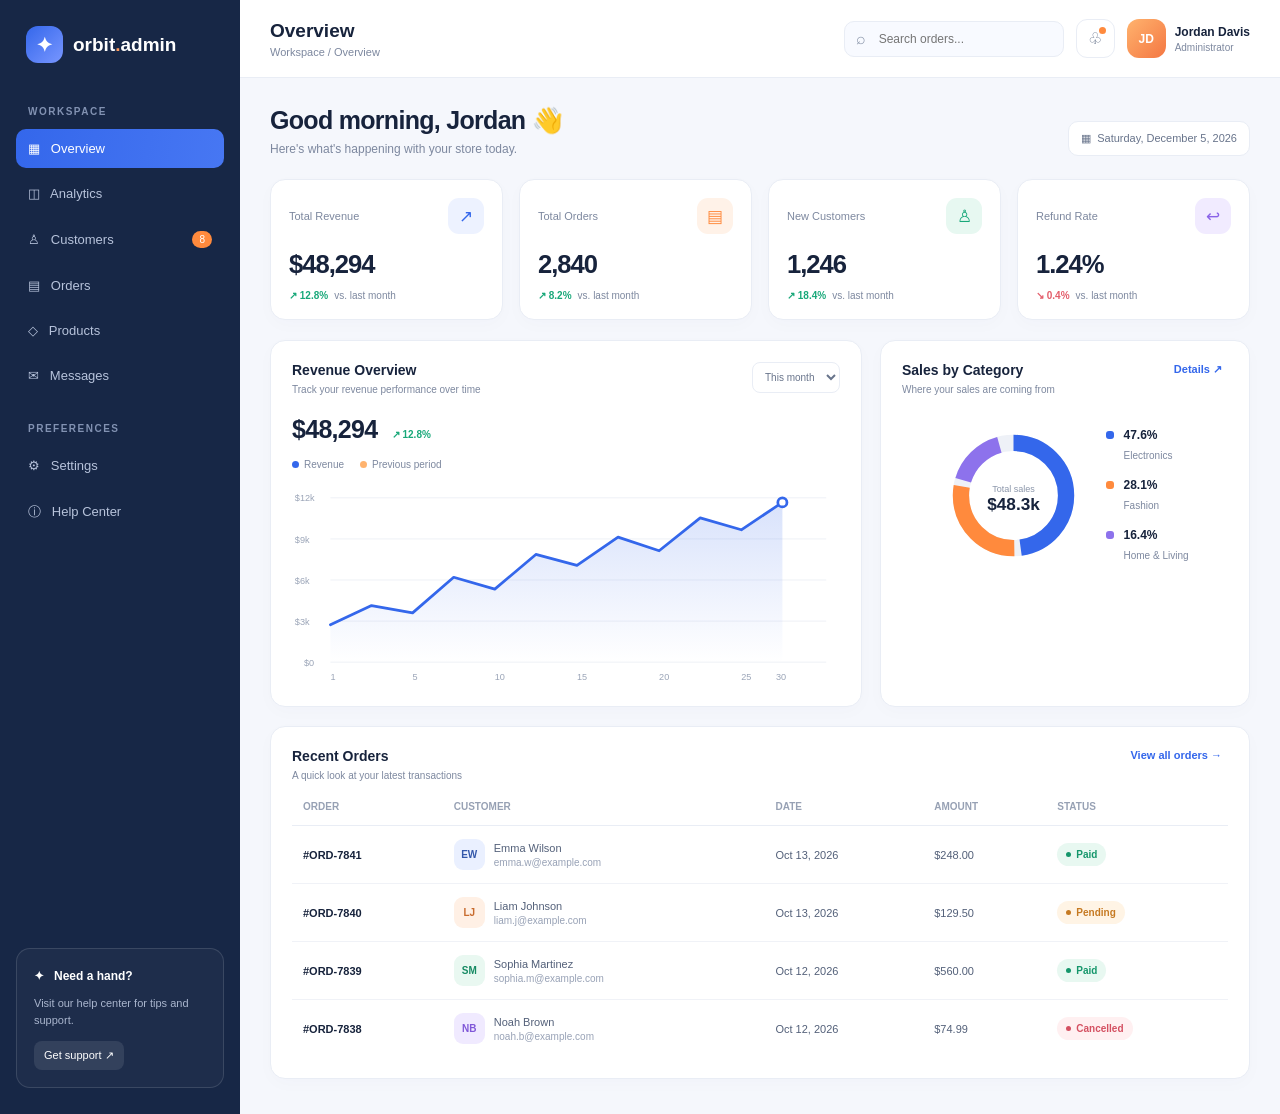
<file: admin-dashboard-cwp2/index.html>
<!doctype html>
<html lang="en">

  <head>
    <meta charset="UTF-8" />
    <meta name="viewport" content="width=device-width, initial-scale=1" />
    <title>Orbit Admin Dashboard</title>
    <style>
      :root {
        --yellow: #ffb36e;
        --red: #e35d6a;
        --blue: #3467eb;
        --orange: #ff8a3d;
        --ink: #17233c;
        --muted: #7d889f;
        --line: #e9edf5;
        --page: #f5f7fc;
        --green: #18a879;
        --sidebar: #172746;
      }
      * {
        box-sizing: border-box;
      }
      body {
        margin: 0;
        background: var(--page);
        color: var(--ink);
        font-family: Inter, Arial, sans-serif;
      }
      button,
      input,
      select {
        font: inherit;
      }
      button {
        cursor: pointer;
      }
      .app {
        min-height: 100vh;
        display: grid;
        grid-template-columns: 240px minmax(0, 1fr);
      }
      .sidebar {
        background: var(--sidebar);
        color: #fff;
        padding: 26px 16px;
        display: flex;
        flex-direction: column;
        min-height: 100vh;
      }
      .brand {
        display: flex;
        align-items: center;
        gap: 10px;
        padding: 0 10px 35px;
        font-size: 19px;
        font-weight: 800;
      }
      .mark {
        width: 37px;
        height: 37px;
        display: grid;
        place-items: center;
        border-radius: 12px;
        background: linear-gradient(135deg, var(--blue), #7896ff);
        font-size: 20px;
      }
      .nav-label {
        padding: 0 12px;
        color: #8292b2;
        font-size: 10px;
        font-weight: 800;
        letter-spacing: 1.5px;
        margin: 8px 0 12px;
      }
      .nav {
        display: grid;
        gap: 6px;
      }
      .nav button {
        border: 0;
        background: transparent;
        color: #b7c3db;
        padding: 12px;
        border-radius: 10px;
        text-align: left;
        display: flex;
        gap: 12px;
        align-items: center;
        font-size: 13px;
      }
      .nav button:hover {
        background: #ffffff10;
        color: #fff;
      }
      .nav button.active {
        background: linear-gradient(100deg, #3467eb, #4777f3);
        color: #fff;
      }
      .count {
        margin-left: auto;
        background: var(--orange);
        color: white;
        border-radius: 20px;
        padding: 3px 7px;
        font-size: 10px;
      }
      .help {
        margin-top: auto;
        padding: 17px;
        border: 1px solid #ffffff20;
        border-radius: 14px;
        background: #ffffff08;
      }
      .help strong {
        font-size: 12px;
      }
      .help p {
        font-size: 11px;
        color: #aab6ce;
        line-height: 1.6;
      }
      .help button {
        border: 0;
        border-radius: 8px;
        background: #ffffff18;
        color: #fff;
        padding: 8px 10px;
        font-size: 11px;
      }
      .main {
        min-width: 0;
      }
      .topbar {
        height: 78px;
        background: white;
        border-bottom: 1px solid var(--line);
        display: flex;
        align-items: center;
        justify-content: space-between;
        padding: 0 30px;
        gap: 15px;
        position: sticky;
        top: 0;
        z-index: 5;
      }
      .top-left {
        display: flex;
        align-items: center;
        gap: 12px;
      }
      .menu-toggle {
        display: none;
      }
      .page-title {
        font-size: 19px;
        font-weight: 800;
      }
      .breadcrumb {
        font-size: 11px;
        color: var(--muted);
        margin-top: 4px;
      }
      .actions {
        display: flex;
        align-items: center;
        gap: 12px;
      }
      .search {
        position: relative;
      }
      .search span {
        position: absolute;
        left: 12px;
        top: 9px;
        color: #8b96aa;
      }
      .search input {
        width: 220px;
        padding: 10px 12px 10px 34px;
        border: 1px solid var(--line);
        border-radius: 10px;
        background: #f8faff;
        outline: none;
        font-size: 12px;
      }
      .icon-btn {
        height: 39px;
        width: 39px;
        border: 1px solid var(--line);
        border-radius: 11px;
        background: white;
        color: #66738b;
        position: relative;
      }
      .dot {
        position: absolute;
        right: 8px;
        top: 7px;
        width: 7px;
        height: 7px;
        border-radius: 50%;
        background: var(--orange);
      }
      .avatar {
        height: 39px;
        width: 39px;
        border-radius: 12px;
        display: grid;
        place-items: center;
        background: linear-gradient(135deg, #ffb36e, #f47742);
        color: white;
        font-weight: 800;
        font-size: 12px;
      }
      .profile {
        display: flex;
        align-items: center;
        gap: 9px;
      }
      .profile strong {
        display: block;
        font-size: 12px;
      }
      .profile small {
        display: block;
        color: var(--muted);
        font-size: 10px;
        margin-top: 3px;
      }
      .content {
        max-width: 1550px;
        margin: auto;
        padding: 28px 30px 35px;
      }
      .welcome {
        display: flex;
        align-items: flex-end;
        justify-content: space-between;
        gap: 15px;
        margin-bottom: 23px;
      }
      .welcome h1 {
        font-size: 25px;
        letter-spacing: -0.7px;
        margin: 0 0 7px;
      }
      .welcome p {
        font-size: 12px;
        color: var(--muted);
        margin: 0;
      }
      .date {
        border: 1px solid var(--line);
        background: white;
        border-radius: 10px;
        padding: 10px 12px;
        font-size: 11px;
        color: #68748b;
        white-space: nowrap;
      }
      .stats {
        display: grid;
        grid-template-columns: repeat(4, minmax(0, 1fr));
        gap: 16px;
        margin-bottom: 20px;
      }
      .stat {
        background: white;
        border: 1px solid var(--line);
        border-radius: 15px;
        padding: 18px;
        min-width: 0;
        box-shadow: 0 5px 18px #233a6505;
      }
      .stat-top {
        display: flex;
        align-items: center;
        justify-content: space-between;
        gap: 8px;
        margin-bottom: 16px;
      }
      .label {
        color: var(--muted);
        font-size: 11px;
      }
      .stat-icon {
        width: 36px;
        height: 36px;
        border-radius: 11px;
        display: grid;
        place-items: center;
        font-size: 17px;
      }
      .blue {
        background: #edf2ff;
        color: var(--blue);
      }
      .orange {
        background: #fff2e8;
        color: var(--orange);
      }
      .green {
        background: #e7f8f1;
        color: var(--green);
      }
      .purple {
        background: #f1ebff;
        color: #8a63e8;
      }
      .value {
        font-size: clamp(21px, 2vw, 28px);
        font-weight: 800;
        letter-spacing: -1px;
        white-space: nowrap;
      }
      .foot {
        display: flex;
        gap: 6px;
        align-items: center;
        color: var(--muted);
        font-size: 10px;
        margin-top: 11px;
      }
      .trend {
        color: var(--green);
        font-weight: 800;
      }
      .down {
        color: #e35d6a;
      }
      .grid {
        display: grid;
        grid-template-columns: minmax(0, 1.6fr) minmax(260px, 1fr);
        gap: 18px;
      }
      .panel {
        background: white;
        border: 1px solid var(--line);
        border-radius: 15px;
        padding: 21px;
        min-width: 0;
        box-shadow: 0 5px 18px #233a6505;
      }
      .panel-head {
        display: flex;
        justify-content: space-between;
        align-items: flex-start;
        gap: 12px;
        margin-bottom: 20px;
      }
      .panel h2 {
        font-size: 14px;
        margin: 0 0 6px;
      }
      .sub {
        font-size: 10px;
        color: var(--muted);
      }
      select {
        border: 1px solid var(--line);
        border-radius: 8px;
        padding: 8px;
        color: #68748b;
        background: white;
        font-size: 10px;
      }
      .revenue {
        font-size: 25px;
        font-weight: 800;
        letter-spacing: -0.7px;
      }
      .revenue span {
        font-size: 10px;
        color: var(--green);
        letter-spacing: 0;
        margin-left: 8px;
      }
      .legend {
        display: flex;
        gap: 16px;
        color: var(--muted);
        font-size: 10px;
        margin: 15px 0 5px;
      }
      .legend i {
        display: inline-block;
        width: 7px;
        height: 7px;
        border-radius: 50%;
        margin-right: 5px;
      }
      .chart {
        height: 210px;
      }
      .chart svg {
        width: 100%;
        height: 100%;
        overflow: visible;
      }
      .gridline {
        stroke: #edf0f6;
        stroke-width: 1;
      }
      .chart-label {
        fill: #9aa4b7;
        font-size: 10px;
      }
      .line {
        fill: none;
        stroke: var(--blue);
        stroke-width: 3;
        stroke-linecap: round;
        stroke-linejoin: round;
      }
      .area {
        fill: url(#fill);
      }
      .point {
        fill: white;
        stroke: var(--blue);
        stroke-width: 3;
      }
      .donut-wrap {
        display: flex;
        align-items: center;
        justify-content: center;
        gap: 20px;
        padding: 8px 0 12px;
      }
      .donut {
        width: 145px;
        height: 145px;
        flex: none;
      }
      .legend-list {
        display: grid;
        gap: 15px;
      }
      .legend-item {
        display: grid;
        grid-template-columns: 9px 1fr;
        gap: 8px;
      }
      .legend-item i {
        width: 8px;
        height: 8px;
        border-radius: 3px;
        margin-top: 3px;
      }
      .legend-item strong {
        font-size: 12px;
        display: block;
        margin-bottom: 3px;
      }
      .legend-item span {
        font-size: 10px;
        color: var(--muted);
      }
      .table-panel {
        margin-top: 19px;
      }
      .view {
        border: 0;
        background: transparent;
        color: var(--blue);
        font-size: 11px;
        font-weight: 800;
      }
      .table-wrap {
        overflow-x: auto;
      }
      table {
        width: 100%;
        border-collapse: collapse;
        min-width: 630px;
        text-align: left;
      }
      th {
        font-size: 10px;
        color: #97a1b4;
        padding: 0 11px 13px;
        border-bottom: 1px solid var(--line);
      }
      td {
        padding: 13px 11px;
        border-bottom: 1px solid #f0f2f7;
        font-size: 11px;
        color: #536079;
      }
      tr:last-child td {
        border-bottom: 0;
      }
      td:first-child {
        font-weight: 700;
        color: var(--ink);
      }
      .customer {
        display: flex;
        align-items: center;
        gap: 9px;
      }
      .customer-avatar {
        width: 31px;
        height: 31px;
        border-radius: 9px;
        background: #eaf0ff;
        color: #3458aa;
        display: grid;
        place-items: center;
        font-size: 10px;
        font-weight: 800;
      }
      .customer small {
        display: block;
        font-size: 10px;
        color: #98a2b6;
        margin-top: 3px;
        font-weight: 400;
      }
      .status {
        display: inline-flex;
        align-items: center;
        gap: 5px;
        padding: 6px 9px;
        border-radius: 20px;
        font-size: 10px;
        font-weight: 700;
      }
      .status:before {
        content: "";
        width: 5px;
        height: 5px;
        border-radius: 50%;
        background: currentColor;
      }
      .paid {
        color: #15966b;
        background: #e8f8f1;
      }
      .pending {
        color: #c67a22;
        background: #fff4e5;
      }
      .cancelled {
        color: #d45061;
        background: #fff0f1;
      }
      .toast {
        position: fixed;
        right: 22px;
        bottom: 22px;
        background: #172746;
        color: white;
        padding: 13px 17px;
        border-radius: 11px;
        font-size: 12px;
        box-shadow: 0 12px 30px #17274635;
        opacity: 0;
        transform: translateY(8px);
        pointer-events: none;
        transition: 0.25s;
        z-index: 20;
      }
      .toast.show {
        opacity: 1;
        transform: translateY(0);
      }
      .overlay {
        display: none;
      }
      @media (max-width: 1120px) {
        .app {
          grid-template-columns: 215px minmax(0, 1fr);
        }
        .stats {
          grid-template-columns: repeat(2, minmax(0, 1fr));
        }
        .content {
          padding: 24px;
        }
        .topbar {
          padding: 0 24px;
        }
        .donut {
          width: 120px;
          height: 120px;
        }
        .donut-wrap {
          gap: 12px;
        }
      }
      @media (max-width: 850px) {
        .app {
          display: block;
        }
        .sidebar {
          position: fixed;
          z-index: 15;
          inset: 0 auto 0 0;
          width: 245px;
          transform: translateX(-100%);
          transition: transform 0.25s;
          min-height: 100dvh;
        }
        .menu-open .sidebar {
          transform: translateX(0);
        }
        .overlay {
          position: fixed;
          inset: 0;
          background: #0f172a70;
          z-index: 14;
        }
        .menu-open .overlay {
          display: block;
        }
        .menu-toggle {
          display: inline-block;
          border: 1px solid var(--line);
          background: white;
          border-radius: 8px;
          padding: 8px 10px;
        }
        .grid {
          grid-template-columns: 1fr;
        }
        .search input {
          width: 190px;
        }
      }
      @media (max-width: 600px) {
        .topbar {
          height: 70px;
          padding: 0 14px;
        }
        .page-title {
          font-size: 16px;
        }
        .search {
          display: none;
        }
        .actions {
          gap: 7px;
        }
        .profile-info {
          display: none;
        }
        .content {
          padding: 21px 14px 28px;
        }
        .welcome {
          align-items: flex-start;
          flex-direction: column;
        }
        .welcome h1 {
          font-size: 22px;
        }
        .stats {
          gap: 10px;
        }
        .stat {
          padding: 13px;
          border-radius: 12px;
        }
        .stat-top {
          align-items: flex-start;
          margin-bottom: 13px;
        }
        .stat-icon {
          width: 31px;
          height: 31px;
        }
        .label {
          font-size: 10px;
        }
        .value {
          font-size: 21px;
        }
        .foot {
          font-size: 9px;
          flex-wrap: wrap;
        }
        .panel {
          padding: 16px;
          border-radius: 12px;
        }
        .chart {
          height: 180px;
        }
        .donut-wrap {
          flex-direction: column;
        }
        .legend-list {
          grid-template-columns: repeat(3, 1fr);
          width: 100%;
          gap: 7px;
        }
        .legend-item {
          gap: 5px;
        }
        .legend-item strong {
          font-size: 10px;
        }
        .legend-item span {
          font-size: 9px;
        }
        .date {
          font-size: 10px;
        }
        .toast {
          left: 14px;
          right: 14px;
          bottom: 14px;
          text-align: center;
        }
      }
    </style>
  </head>
  <body>
    <div class="overlay" id="overlay"></div>
    <div class="app">
      <aside class="sidebar">
        <div class="brand">
          <div class="mark">✦</div>
          <span>orbit<span style="color: #ff9b5e">.</span>admin</span>
        </div>
        <div class="nav-label">WORKSPACE</div>
        <nav class="nav" aria-label="Main navigation">
          <button class="active" data-page="Overview">▦ &nbsp; Overview</button
          ><button data-page="Analytics">◫ &nbsp; Analytics</button
          ><button data-page="Customers">
            ♙ &nbsp; Customers <span class="count">8</span></button
          ><button data-page="Orders">▤ &nbsp; Orders</button
          ><button data-page="Products">◇ &nbsp; Products</button
          ><button data-page="Messages">✉ &nbsp; Messages</button>
        </nav>
        <div class="nav-label" style="margin-top: 28px">PREFERENCES</div>
        <nav class="nav">
          <button data-page="Settings">⚙ &nbsp; Settings</button
          ><button data-page="Help Center">ⓘ &nbsp; Help Center</button>
        </nav>
        <div class="help">
          <strong>✦ &nbsp; Need a hand?</strong>
          <p>Visit our help center for tips and support.</p>
          <button id="helpBtn">Get support ↗</button>
        </div>
      </aside>
      <main class="main">
        <header class="topbar">
          <div class="top-left">
            <button
              class="menu-toggle"
              id="menuToggle"
              aria-label="Open navigation"
            >
              ☰
            </button>
            <div>
              <div class="page-title" id="currentTitle">Overview</div>
              <div class="breadcrumb">
                Workspace / <span id="crumb">Overview</span>
              </div>
            </div>
          </div>
          <div class="actions">
            <label class="search"
              ><span>⌕</span
              ><input
                id="search"
                type="search"
                placeholder="Search orders..." /></label
            ><button
              class="icon-btn"
              id="notifications"
              aria-label="Notifications"
            >
              ♧<i class="dot"></i>
            </button>
            <div class="profile">
              <div class="avatar">JD</div>
              <div class="profile-info">
                <strong>Jordan Davis</strong><small>Administrator</small>
              </div>
            </div>
          </div>
        </header>
        <section class="content">
          <div class="welcome">
            <div>
              <h1>Good morning, Jordan 👋</h1>
              <p>Here's what's happening with your store today.</p>
            </div>
            <div class="date">▦ &nbsp;<span id="today">Today</span></div>
          </div>
          <div class="stats">
            <article class="stat">
              <div class="stat-top">
                <span class="label">Total Revenue</span
                ><span class="stat-icon blue">↗</span>
              </div>
              <div class="value">$48,294</div>
              <div class="foot">
                <span class="trend">↗ 12.8%</span><span>vs. last month</span>
              </div>
            </article>
            <article class="stat">
              <div class="stat-top">
                <span class="label">Total Orders</span
                ><span class="stat-icon orange">▤</span>
              </div>
              <div class="value">2,840</div>
              <div class="foot">
                <span class="trend">↗ 8.2%</span><span>vs. last month</span>
              </div>
            </article>
            <article class="stat">
              <div class="stat-top">
                <span class="label">New Customers</span
                ><span class="stat-icon green">♙</span>
              </div>
              <div class="value">1,246</div>
              <div class="foot">
                <span class="trend">↗ 18.4%</span><span>vs. last month</span>
              </div>
            </article>
            <article class="stat">
              <div class="stat-top">
                <span class="label">Refund Rate</span
                ><span class="stat-icon purple">↩</span>
              </div>
              <div class="value">1.24%</div>
              <div class="foot">
                <span class="trend down">↘ 0.4%</span
                ><span>vs. last month</span>
              </div>
            </article>
          </div>
          <div class="grid">
            <section class="panel">
              <div class="panel-head">
                <div>
                  <h2>Revenue Overview</h2>
                  <div class="sub">
                    Track your revenue performance over time
                  </div>
                </div>
                <select id="period" aria-label="Revenue period">
                  <option value="week">This week</option>
                  <option value="month" selected>This month</option>
                  <option value="year">This year</option>
                </select>
              </div>
              <div class="revenue" id="revenue">
                $48,294 <span>↗ 12.8%</span>
              </div>
              <div class="legend">
                <span><i style="background: #3467eb"></i>Revenue</span
                ><span><i style="background: #ffb36e"></i>Previous period</span>
              </div>
              <div class="chart">
                <svg
                  viewBox="0 0 600 230"
                  role="img"
                  aria-label="Revenue line chart"
                >
                  <defs>
                    <linearGradient id="fill" x1="0" y1="0" x2="0" y2="1">
                      <stop
                        offset="0%"
                        stop-color="#3467eb"
                        stop-opacity=".19"
                      />
                      <stop
                        offset="100%"
                        stop-color="#3467eb"
                        stop-opacity="0"
                      />
                    </linearGradient>
                  </defs>
                  <g>
                    <line class="gridline" x1="42" y1="25" x2="585" y2="25" />
                    <line class="gridline" x1="42" y1="70" x2="585" y2="70" />
                    <line class="gridline" x1="42" y1="115" x2="585" y2="115" />
                    <line class="gridline" x1="42" y1="160" x2="585" y2="160" />
                    <line class="gridline" x1="42" y1="205" x2="585" y2="205" />
                    <text class="chart-label" x="3" y="29">$12k</text>
                    <text class="chart-label" x="3" y="74">$9k</text>
                    <text class="chart-label" x="3" y="119">$6k</text>
                    <text class="chart-label" x="3" y="164">$3k</text>
                    <text class="chart-label" x="13" y="209">$0</text>
                    <path
                      class="area"
                      id="area"
                      d="M42 164 L87 143 L132 151 L177 112 L222 125 L267 87 L312 99 L357 68 L402 83 L447 47 L492 60 L537 30 L537 205 L42 205 Z"
                    />
                    <path
                      class="line"
                      id="line"
                      d="M42 164 L87 143 L132 151 L177 112 L222 125 L267 87 L312 99 L357 68 L402 83 L447 47 L492 60 L537 30"
                    />
                    <circle class="point" cx="537" cy="30" r="5" />
                    <text class="chart-label" x="42" y="225">1</text>
                    <text class="chart-label" x="132" y="225">5</text>
                    <text class="chart-label" x="222" y="225">10</text>
                    <text class="chart-label" x="312" y="225">15</text>
                    <text class="chart-label" x="402" y="225">20</text>
                    <text class="chart-label" x="492" y="225">25</text>
                    <text class="chart-label" x="530" y="225">30</text>
                  </g>
                </svg>
              </div>
            </section>
            <section class="panel">
              <div class="panel-head">
                <div>
                  <h2>Sales by Category</h2>
                  <div class="sub">Where your sales are coming from</div>
                </div>
                <button class="view" id="details">Details ↗</button>
              </div>
              <div class="donut-wrap">
                <svg
                  class="donut"
                  viewBox="0 0 160 160"
                  role="img"
                  aria-label="Sales category donut chart"
                >
                  <circle
                    cx="80"
                    cy="80"
                    r="58"
                    fill="none"
                    stroke="#eef1f7"
                    stroke-width="18"
                  />
                  <circle
                    cx="80"
                    cy="80"
                    r="58"
                    fill="none"
                    stroke="#3467eb"
                    stroke-width="18"
                    stroke-dasharray="174 365"
                    transform="rotate(-90 80 80)"
                  />
                  <circle
                    cx="80"
                    cy="80"
                    r="58"
                    fill="none"
                    stroke="#ff8a3d"
                    stroke-width="18"
                    stroke-dasharray="102 365"
                    stroke-dashoffset="-181"
                    transform="rotate(-90 80 80)"
                  />
                  <circle
                    cx="80"
                    cy="80"
                    r="58"
                    fill="none"
                    stroke="#8d72ec"
                    stroke-width="18"
                    stroke-dasharray="58 365"
                    stroke-dashoffset="-290"
                    transform="rotate(-90 80 80)"
                  />
                  <text
                    x="80"
                    y="76"
                    text-anchor="middle"
                    font-size="10"
                    fill="#8b96aa"
                  >
                    Total sales
                  </text>
                  <text
                    x="80"
                    y="96"
                    text-anchor="middle"
                    font-size="19"
                    font-weight="800"
                    fill="#17233c"
                  >
                    $48.3k
                  </text>
                </svg>
                <div class="legend-list">
                  <div class="legend-item">
                    <i style="background: #3467eb"></i>
                    <div><strong>47.6%</strong><span>Electronics</span></div>
                  </div>
                  <div class="legend-item">
                    <i style="background: #ff8a3d"></i>
                    <div><strong>28.1%</strong><span>Fashion</span></div>
                  </div>
                  <div class="legend-item">
                    <i style="background: #8d72ec"></i>
                    <div><strong>16.4%</strong><span>Home & Living</span></div>
                  </div>
                </div>
              </div>
            </section>
          </div>
          <section class="panel table-panel">
            <div class="panel-head">
              <div>
                <h2>Recent Orders</h2>
                <div class="sub">A quick look at your latest transactions</div>
              </div>
              <button class="view" id="viewAll">View all orders →</button>
            </div>
            <div class="table-wrap">
              <table id="orders">
                <thead>
                  <tr>
                    <th>ORDER</th>
                    <th>CUSTOMER</th>
                    <th>DATE</th>
                    <th>AMOUNT</th>
                    <th>STATUS</th>
                  </tr>
                </thead>
                <tbody>
                  <tr>
                    <td>#ORD-7841</td>
                    <td>
                      <div class="customer">
                        <div class="customer-avatar">EW</div>
                        <div>Emma Wilson<small>emma.w@example.com</small></div>
                      </div>
                    </td>
                    <td>Oct 13, 2026</td>
                    <td>$248.00</td>
                    <td><span class="status paid">Paid</span></td>
                  </tr>
                  <tr>
                    <td>#ORD-7840</td>
                    <td>
                      <div class="customer">
                        <div
                          class="customer-avatar"
                          style="background: #fff0e5; color: #c86b2e"
                        >
                          LJ
                        </div>
                        <div>Liam Johnson<small>liam.j@example.com</small></div>
                      </div>
                    </td>
                    <td>Oct 13, 2026</td>
                    <td>$129.50</td>
                    <td><span class="status pending">Pending</span></td>
                  </tr>
                  <tr>
                    <td>#ORD-7839</td>
                    <td>
                      <div class="customer">
                        <div
                          class="customer-avatar"
                          style="background: #e9f8f1; color: #168a63"
                        >
                          SM
                        </div>
                        <div>
                          Sophia Martinez<small>sophia.m@example.com</small>
                        </div>
                      </div>
                    </td>
                    <td>Oct 12, 2026</td>
                    <td>$560.00</td>
                    <td><span class="status paid">Paid</span></td>
                  </tr>
                  <tr>
                    <td>#ORD-7838</td>
                    <td>
                      <div class="customer">
                        <div
                          class="customer-avatar"
                          style="background: #f0eaff; color: #8058d8"
                        >
                          NB
                        </div>
                        <div>Noah Brown<small>noah.b@example.com</small></div>
                      </div>
                    </td>
                    <td>Oct 12, 2026</td>
                    <td>$74.99</td>
                    <td><span class="status cancelled">Cancelled</span></td>
                  </tr>
                </tbody>
              </table>
            </div>
          </section>
        </section>
      </main>
    </div>
    <div class="toast" id="toast" role="status" aria-live="polite"></div>
    <script>
      const toast = document.getElementById("toast");
      let toastTimer;
      function notify(text) {
        toast.textContent = text;
        toast.classList.add("show");
        clearTimeout(toastTimer);
        toastTimer = setTimeout(() => toast.classList.remove("show"), 2500);
      }
      document.querySelectorAll(".nav button").forEach((btn) =>
        btn.addEventListener("click", () => {
          document
            .querySelectorAll(".nav button")
            .forEach((b) => b.classList.remove("active"));
          btn.classList.add("active");
          document.getElementById("currentTitle").textContent =
            btn.dataset.page;
          document.getElementById("crumb").textContent = btn.dataset.page;
          if (btn.dataset.page !== "Overview")
            notify(btn.dataset.page + " selected — demo navigation");
          document.body.classList.remove("menu-open");
        }),
      );
      document
        .getElementById("menuToggle")
        .addEventListener("click", () =>
          document.body.classList.toggle("menu-open"),
        );
      document
        .getElementById("overlay")
        .addEventListener("click", () =>
          document.body.classList.remove("menu-open"),
        );
      document
        .getElementById("notifications")
        .addEventListener("click", () => notify("You're all caught up!"));
      document
        .getElementById("helpBtn")
        .addEventListener("click", () =>
          notify("Help center opened in demo mode."),
        );
      document
        .getElementById("details")
        .addEventListener("click", () =>
          notify("Category report — demo data."),
        );
      document
        .getElementById("viewAll")
        .addEventListener("click", () =>
          notify("Showing the latest 4 demo orders."),
        );
      document.getElementById("search").addEventListener("input", (e) => {
        const q = e.target.value.toLowerCase().trim();
        let n = 0;
        document.querySelectorAll("#orders tbody tr").forEach((r) => {
          const match = r.textContent.toLowerCase().includes(q);
          r.style.display = match ? "" : "none";
          if (match) n++;
        });
        if (q && !n) notify("No matching orders found.");
      });
      const data = {
        week: {
          total: "$11,840",
          line: "M42 155 L125 115 L208 135 L291 75 L374 95 L457 48 L537 32",
          area: "M42 155 L125 115 L208 135 L291 75 L374 95 L457 48 L537 32 L537 205 L42 205 Z",
        },
        month: {
          total: "$48,294",
          line: "M42 164 L87 143 L132 151 L177 112 L222 125 L267 87 L312 99 L357 68 L402 83 L447 47 L492 60 L537 30",
          area: "M42 164 L87 143 L132 151 L177 112 L222 125 L267 87 L312 99 L357 68 L402 83 L447 47 L492 60 L537 30 L537 205 L42 205 Z",
        },
        year: {
          total: "$524,680",
          line: "M42 174 L87 159 L132 141 L177 150 L222 105 L267 117 L312 85 L357 91 L402 60 L447 70 L492 43 L537 25",
          area: "M42 174 L87 159 L132 141 L177 150 L222 105 L267 117 L312 85 L357 91 L402 60 L447 70 L492 43 L537 25 L537 205 L42 205 Z",
        },
      };
      document.getElementById("period").addEventListener("change", (e) => {
        const d = data[e.target.value];
        document.getElementById("revenue").innerHTML =
          d.total + " <span>↗ 12.8%</span>";
        document.getElementById("line").setAttribute("d", d.line);
        document.getElementById("area").setAttribute("d", d.area);
      });
      document.getElementById("today").textContent =
        new Date().toLocaleDateString("en-US", {
          weekday: "long",
          month: "long",
          day: "numeric",
          year: "numeric",
        });
    </script>
  </body>
</html>
</file>
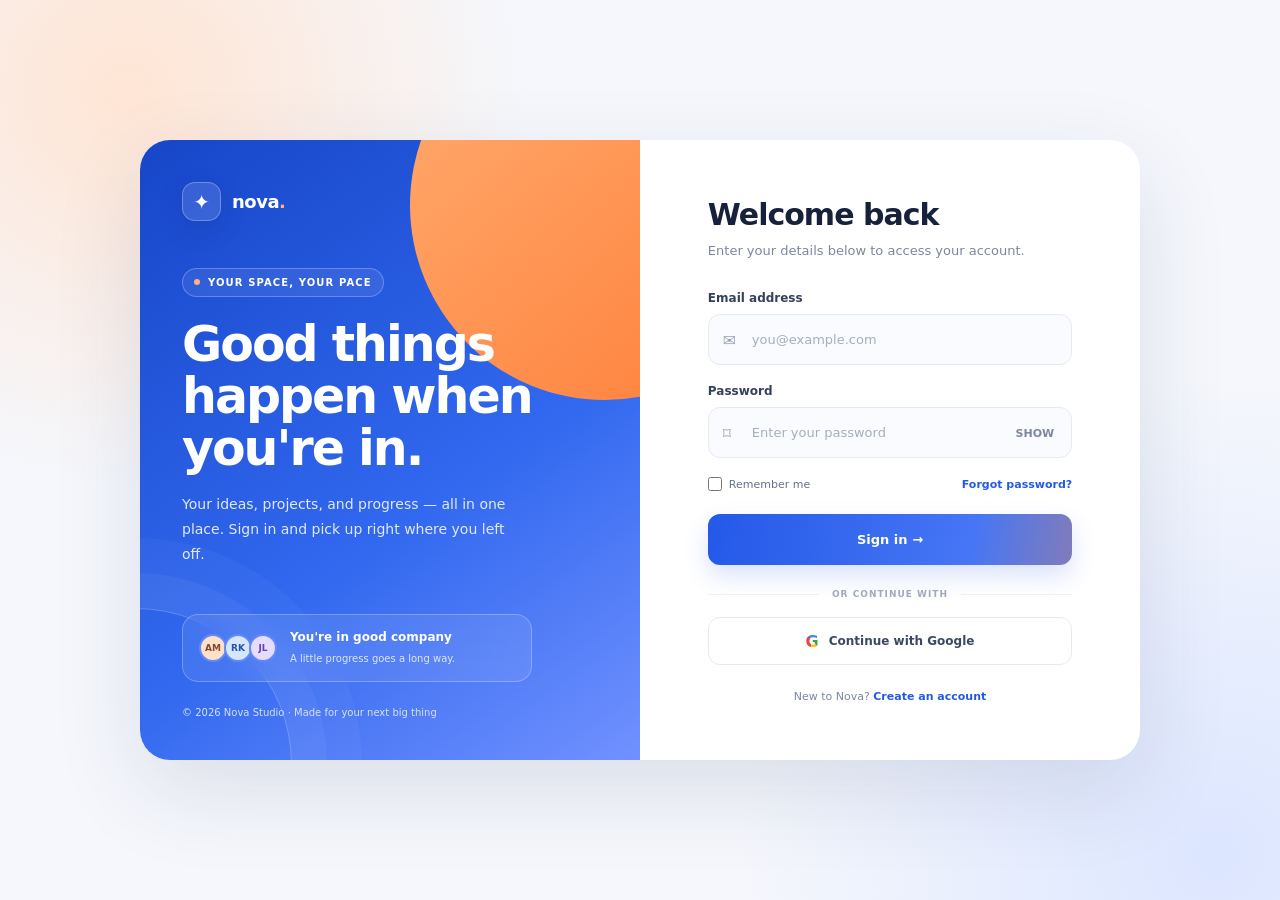
<file: signin-form-cwp3/index.html>
<!DOCTYPE html>
<html lang="en">
<head>
<meta charset="UTF-8"><meta name="viewport" content="width=device-width, initial-scale=1.0"><title>Nova — Sign In</title>
<style>
:root{--blue:#2459e8;--orange:#ff873d;--ink:#17213b;--muted:#7c879f;--line:#e6eaf2}*{box-sizing:border-box}body{margin:0;min-height:100vh;display:grid;place-items:center;padding:28px;font-family:Inter,system-ui,-apple-system,"Segoe UI",sans-serif;color:var(--ink);background:radial-gradient(circle at 10% 10%,#ffe5d4 0,transparent 28%),radial-gradient(circle at 95% 95%,#dce6ff 0,transparent 32%),#f5f7fc}button,input{font:inherit}.auth{width:min(1000px,100%);min-height:620px;display:grid;grid-template-columns:1fr 1fr;background:#fff;border-radius:30px;overflow:hidden;box-shadow:0 30px 90px #1d30591f}.visual{position:relative;isolation:isolate;overflow:hidden;padding:42px;display:flex;flex-direction:column;justify-content:space-between;color:white;background:linear-gradient(145deg,#1746c8,#3168ef 58%,#7191ff)}.visual:before{content:"";position:absolute;z-index:-1;width:390px;height:390px;right:-160px;top:-130px;border-radius:50%;background:linear-gradient(140deg,#ffad71,#ff7d37)}.visual:after{content:"";position:absolute;z-index:-1;width:310px;height:310px;left:-160px;bottom:-160px;border:1px solid #ffffff40;border-radius:50%;box-shadow:0 0 0 35px #ffffff0b,0 0 0 70px #ffffff08}.brand{display:flex;align-items:center;gap:11px;font-size:18px;font-weight:850;letter-spacing:-.5px}.brand-mark{display:grid;place-items:center;width:39px;height:39px;border-radius:13px;background:#ffffff20;border:1px solid #ffffff45;font-size:20px;box-shadow:0 8px 25px #142d7730}.visual-copy{position:relative;z-index:1;margin:45px 0}.eyebrow{display:inline-flex;align-items:center;gap:8px;padding:8px 11px;border:1px solid #ffffff40;background:#ffffff14;border-radius:30px;font-size:10px;font-weight:750;letter-spacing:1.1px}.eyebrow i{width:6px;height:6px;background:#ffb17d;border-radius:50%}.visual h1{max-width:390px;font-size:clamp(34px,4vw,49px);line-height:1.06;letter-spacing:-2px;margin:22px 0 17px}.visual-copy p{max-width:340px;color:#e1e9ff;font-size:14px;line-height:1.8;margin:0}.mini-card{position:relative;z-index:1;display:flex;align-items:center;gap:13px;max-width:350px;padding:15px 16px;border:1px solid #ffffff40;border-radius:16px;background:#ffffff16;backdrop-filter:blur(12px)}.mini-avatars{display:flex;padding-left:3px}.mini-avatars span{width:28px;height:28px;margin-left:-3px;border:2px solid #6688f6;border-radius:50%;display:grid;place-items:center;background:#ffe0c9;color:#84492e;font-size:9px;font-weight:800}.mini-avatars span:nth-child(2){background:#d4e7ff;color:#2754a5}.mini-avatars span:nth-child(3){background:#e6dcff;color:#6842a6}.mini-card strong{display:block;font-size:12px;margin-bottom:3px}.mini-card small{color:#dce6ff;font-size:10px}.visual-foot{position:relative;z-index:1;color:#d5e0ff;font-size:10px;margin-top:25px}.form-side{padding:54px clamp(28px,5.3vw,68px);display:flex;align-items:center}.form-wrap{width:100%;max-width:385px;margin:auto}.form-heading{margin-bottom:30px}.mobile-brand{display:none}.form-heading h2{font-size:30px;letter-spacing:-1px;margin:0 0 9px}.form-heading p{font-size:13px;color:var(--muted);line-height:1.6;margin:0}.field{margin-bottom:19px}.field label{display:block;font-size:12px;font-weight:750;color:#34415c;margin-bottom:9px}.input-box{position:relative}.prefix{position:absolute;left:15px;top:50%;transform:translateY(-50%);font-size:16px;color:#9aa5ba;pointer-events:none}.input-box input{width:100%;height:51px;border:1px solid var(--line);border-radius:12px;background:#fafbfe;padding:0 58px 0 43px;outline:none;font-size:13px;color:var(--ink);transition:.2s}.input-box input::placeholder{color:#a4aec0}.input-box input:focus{border-color:#5d7ff1;background:white;box-shadow:0 0 0 4px #3467eb14}.toggle{position:absolute;right:13px;top:50%;transform:translateY(-50%);border:0;background:transparent;color:#7c879f;font-size:11px;font-weight:800;padding:5px}.toggle:hover{color:var(--blue)}.form-options{display:flex;align-items:center;justify-content:space-between;gap:10px;margin:4px 0 23px;font-size:11px}.remember{display:flex;align-items:center;gap:7px;color:#65718a;cursor:pointer}.remember input{accent-color:var(--blue);width:14px;height:14px;margin:0}a{color:var(--blue);font-weight:750;text-decoration:none}a:hover{color:#ed762e}.primary{width:100%;height:51px;border:0;border-radius:12px;color:white;background:linear-gradient(100deg,#2459e8,#4676f5 72%,#ff873d 160%);box-shadow:0 11px 23px #2459e82b;font-size:13px;font-weight:800;transition:transform .2s,box-shadow .2s}.primary:hover{transform:translateY(-2px);box-shadow:0 15px 28px #2459e83a}.separator{display:flex;align-items:center;gap:13px;color:#a0a9ba;font-size:9px;letter-spacing:1px;font-weight:750;margin:24px 0 18px}.separator:before,.separator:after{content:"";height:1px;background:#edf0f5;flex:1}.google{height:48px;width:100%;display:flex;align-items:center;justify-content:center;gap:10px;background:white;border:1px solid var(--line);border-radius:12px;color:#3c4861;font-size:12px;font-weight:750;transition:.2s}.google:hover{border-color:#b8c8fb;background:#f9faff}.google-mark{font-weight:900;font-size:16px;background:conic-gradient(from -45deg,#4285f4 0 25%,#34a853 25% 48%,#fbbc05 48% 68%,#ea4335 68%);color:transparent;background-clip:text;-webkit-background-clip:text}.signup{text-align:center;color:#7c879f;font-size:11px;margin:25px 0 0}.message{display:none;margin-top:14px;border-radius:10px;background:#eef5ff;color:#2459c8;padding:11px 12px;font-size:11px;line-height:1.5}.message.show{display:block}@media(max-width:760px){body{padding:16px}.auth{grid-template-columns:1fr;max-width:470px;min-height:auto;border-radius:24px}.visual{display:none}.form-side{padding:39px 28px}.mobile-brand{display:flex;align-items:center;gap:9px;margin-bottom:30px;color:#1c326a;font-size:16px;font-weight:850}.mobile-brand .brand-mark{background:linear-gradient(135deg,#2459e8,#7191ff);color:white;border:0}.form-heading h2{font-size:28px}}@media(max-width:380px){.form-side{padding:30px 20px}.form-options{font-size:10px}.form-heading h2{font-size:26px}}
</style></head><body>
<main class="auth"><section class="visual" aria-label="Welcome"><div class="brand"><span class="brand-mark">✦</span><span>nova<span style="color:#ffb17d">.</span></span></div><div class="visual-copy"><span class="eyebrow"><i></i> YOUR SPACE, YOUR PACE</span><h1>Good things happen when you're in.</h1><p>Your ideas, projects, and progress — all in one place. Sign in and pick up right where you left off.</p></div><div><div class="mini-card"><div class="mini-avatars"><span>AM</span><span>RK</span><span>JL</span></div><div><strong>You're in good company</strong><small>A little progress goes a long way.</small></div></div><div class="visual-foot">© 2026 Nova Studio · Made for your next big thing</div></div></section>
<section class="form-side"><div class="form-wrap"><header class="form-heading"><div class="mobile-brand"><span class="brand-mark">✦</span> nova<span style="color:#ff873d">.</span></div><h2>Welcome back</h2><p>Enter your details below to access your account.</p></header><form id="signinForm"><div class="field"><label for="email">Email address</label><div class="input-box"><span class="prefix">✉</span><input id="email" name="email" type="email" autocomplete="email" placeholder="you@example.com" required></div></div><div class="field"><label for="password">Password</label><div class="input-box"><span class="prefix">⌑</span><input id="password" name="password" type="password" autocomplete="current-password" placeholder="Enter your password" required><button class="toggle" type="button" id="togglePassword" aria-label="Show password">SHOW</button></div></div><div class="form-options"><label class="remember"><input type="checkbox" name="remember"> Remember me</label><a href="#" id="forgot">Forgot password?</a></div><button class="primary" type="submit">Sign in <span aria-hidden="true">→</span></button><div class="separator">OR CONTINUE WITH</div><button class="google" type="button" id="google"><span class="google-mark">G</span> Continue with Google</button><div class="message" id="message" role="status" aria-live="polite"></div><p class="signup">New to Nova? <a href="#" id="createAccount">Create an account</a></p></form></div></section></main>
<script>const password=document.getElementById('password'),toggle=document.getElementById('togglePassword'),message=document.getElementById('message');function showMessage(text){message.textContent=text;message.classList.add('show')}toggle.addEventListener('click',()=>{const hidden=password.type==='password';password.type=hidden?'text':'password';toggle.textContent=hidden?'HIDE':'SHOW';toggle.setAttribute('aria-label',hidden?'Hide password':'Show password')});document.getElementById('signinForm').addEventListener('submit',e=>{e.preventDefault();showMessage('Demo only: browser validation passed, but no account was contacted or signed in.')});document.getElementById('google').addEventListener('click',()=>showMessage('Google sign-in is a visual demo. Connect an authentication provider to enable it.'));document.getElementById('forgot').addEventListener('click',e=>{e.preventDefault();showMessage('Password reset is not connected yet. Add a reset-password flow to enable this link.')});document.getElementById('createAccount').addEventListener('click',e=>{e.preventDefault();showMessage('Registration is not connected yet. Add a sign-up page to enable account creation.')});</script></body></html>
</file>
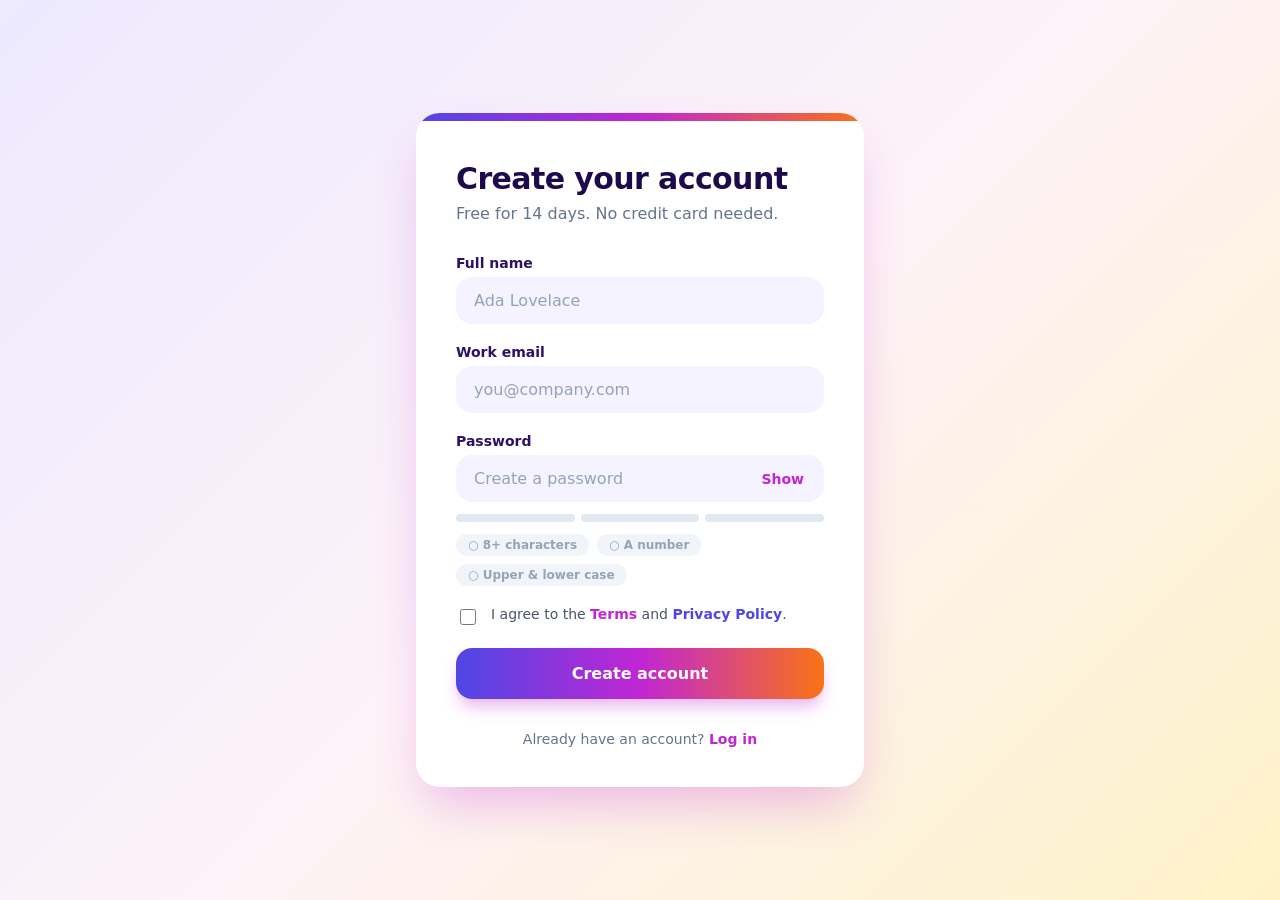
<file: signup-form-cwp4/index.html>
<!doctype html>
<html lang="en">
  <head>
    <meta charset="UTF-8" />
    <meta name="viewport" content="width=device-width, initial-scale=1" />
    <title>Create your account</title>
    <style>
      :root {
        --indigo: #4f46e5;
        --fuchsia: #c026d3;
        --orange: #f97316;
        --ink: #2e1065;
        --muted: #64748b;
        --field: #f5f3ff;
        --error: #e11d48;
        --gradient: linear-gradient(
          90deg,
          var(--indigo),
          var(--fuchsia),
          var(--orange)
        );
      }
      * {
        box-sizing: border-box;
      }
      body {
        margin: 0;
        min-height: 100vh;
        display: flex;
        align-items: center;
        justify-content: center;
        padding: 24px;
        font-family:
          system-ui,
          -apple-system,
          "Segoe UI",
          Roboto,
          sans-serif;
        background: linear-gradient(135deg, #ede9fe, #fdf2f8 50%, #fef3c7);
        color: #0f172a;
      }
      .card {
        width: 100%;
        max-width: 448px;
        overflow: hidden;
        background: #fff;
        border-radius: 24px;
        box-shadow: 0 25px 50px -12px rgba(192, 38, 211, 0.3);
      }
      .stripe {
        height: 8px;
        background: var(--gradient);
      }
      .body {
        padding: 40px;
      }
      h2 {
        margin: 0;
        font-size: 30px;
        font-weight: 800;
        letter-spacing: -0.02em;
        color: #1e0a4a;
      }
      .sub {
        margin: 8px 0 0;
        color: var(--muted);
      }
      form {
        margin-top: 32px;
        display: grid;
        gap: 20px;
      }
      label.field {
        display: block;
      }
      .label {
        display: block;
        margin-bottom: 6px;
        font-size: 14px;
        font-weight: 600;
        color: var(--ink);
      }
      input[type="text"],
      input[type="email"],
      input[type="password"] {
        width: 100%;
        padding: 12px 16px;
        font: inherit;
        color: #0f172a;
        background: var(--field);
        border: 2px solid transparent;
        border-radius: 16px;
        outline: none;
        transition:
          background 0.15s,
          border-color 0.15s,
          box-shadow 0.15s;
      }
      input::placeholder {
        color: #94a3b8;
      }
      input:focus {
        background: #fff;
        border-color: var(--fuchsia);
        box-shadow: 0 0 0 4px #fae8ff;
      }
      .field.invalid input {
        border-color: #fb7185;
      }
      .field.invalid input:focus {
        box-shadow: 0 0 0 4px #ffe4e6;
      }
      .error {
        display: none;
        margin-top: 6px;
        font-size: 14px;
        font-weight: 500;
        color: var(--error);
      }
      .invalid .error,
      .terms-wrap.invalid .error {
        display: block;
      }
      .pw-wrap {
        position: relative;
      }
      .pw-wrap input {
        padding-right: 68px;
      }
      .toggle {
        position: absolute;
        right: 12px;
        top: 50%;
        transform: translateY(-50%);
        padding: 4px 8px;
        font: inherit;
        font-size: 14px;
        font-weight: 600;
        color: var(--fuchsia);
        background: none;
        border: 0;
        border-radius: 8px;
        cursor: pointer;
      }
      .toggle:hover {
        background: #fae8ff;
      }
      .toggle:focus-visible {
        outline: 2px solid #f0abfc;
      }
      .meter {
        display: flex;
        gap: 6px;
        margin-top: 12px;
      }
      .meter span {
        flex: 1;
        height: 8px;
        border-radius: 999px;
        background: #e2e8f0;
        transition: background 0.2s;
      }
      .meter[data-level="1"] span:nth-child(-n + 1) {
        background: #fb7185;
      }
      .meter[data-level="2"] span:nth-child(-n + 2) {
        background: #fbbf24;
      }
      .meter[data-level="3"] span:nth-child(-n + 3) {
        background: #34d399;
      }
      .rules {
        display: flex;
        flex-wrap: wrap;
        gap: 8px;
        margin: 12px 0 0;
        padding: 0;
        list-style: none;
      }
      .rules li {
        padding: 4px 12px;
        font-size: 12px;
        font-weight: 600;
        color: #94a3b8;
        background: #f1f5f9;
        border-radius: 999px;
        transition: all 0.2s;
      }
      .rules li::before {
        content: "○ ";
      }
      .rules li.ok::before {
        content: "✓
";
      }
      .rules li.ok[data-rule="length"] {
        background: #fce7f3;
        color: #be185d;
      }
      .rules li.ok[data-rule="number"] {
        background: #fef3c7;
        color: #b45309;
      }
      .rules li.ok[data-rule="case"] {
        background: #d1fae5;
        color: #047857;
      }
      .terms {
        display: flex;
        gap: 12px;
        align-items: flex-start;
        font-size: 14px;
        color: #475569;
      }
      .terms input {
        margin-top: 3px;
        width: 16px;
        height: 16px;
        accent-color: var(--fuchsia);
      }
      a {
        color: var(--fuchsia);
        font-weight: 600;
        text-decoration: none;
      }
      a:hover {
        text-decoration: underline;
      }
      a.alt {
        color: var(--indigo);
      }
      button.submit {
        width: 100%;
        padding: 16px;
        font: inherit;
        font-weight: 700;
        color: #fff;
        background: var(--gradient);
        border: 0;
        border-radius: 16px;
        cursor: pointer;
        box-shadow: 0 10px 15px -3px rgba(192, 38, 211, 0.35);
        transition: filter 0.15s;
      }
      button.submit:hover {
        filter: brightness(1.1);
      }
      button.submit:focus-visible {
        outline: 4px solid #f5d0fe;
      }
      button.submit:disabled {
        opacity: 0.7;
        cursor: not-allowed;
      }
      .login {
        margin: 32px 0 0;
        text-align: center;
        font-size: 14px;
        color: var(--muted);
      }
      .login a {
        font-weight: 700;
      }
      .success {
        display: none;
        padding: 40px;
        text-align: center;
      }
      .success.show {
        display: block;
      }
      .check {
        width: 64px;
        height: 64px;
        margin: 0 auto 20px;
        display: grid;
        place-items: center;
        color: #fff;
        font-size: 32px;
        border-radius: 50%;
        background: linear-gradient(135deg, #34d399, #22d3ee);
      }
      .success h2 {
        font-size: 24px;
        font-weight: 700;
        color: var(--ink);
      }
      .success p {
        margin: 8px 0 0;
        color: #475569;
      }
      .success strong {
        color: var(--fuchsia);
      }
    </style>
  </head>
  <body>
    <div class="card">
      <div class="stripe"></div>

      <div class="body" id="formView">
        <h2>Create your account</h2>
        <p class="sub">Free for 14 days. No credit card needed.</p>

        <form id="signup" novalidate>
          <label class="field" id="f-name">
            <span class="label">Full name</span>
            <input
              type="text"
              id="name"
              placeholder="Ada Lovelace"
              autocomplete="name"
            />
            <span class="error">Enter your full name.</span>
          </label>

          <label class="field" id="f-email">
            <span class="label">Work email</span>
            <input
              type="email"
              id="email"
              placeholder="you@company.com"
              autocomplete="email"
            />
            <span class="error"
              >Enter a valid email address, like you@example.com.</span
            >
          </label>

          <div>
            <label class="field" id="f-password">
              <span class="label">Password</span>
              <div class="pw-wrap">
                <input
                  type="password"
                  id="password"
                  placeholder="Create a password"
                  autocomplete="new-password"
                />
                <button type="button" class="toggle" id="toggle">Show</button>
              </div>
              <span class="error"
                >Your password doesn’t meet all the requirements yet.</span
              >
            </label>
            <div class="meter" id="meter" data-level="0">
              <span></span><span></span><span></span>
            </div>
            <ul class="rules" id="rules">
              <li data-rule="length">8+ characters</li>
              <li data-rule="number">A number</li>
              <li data-rule="case">Upper &amp; lower case</li>
            </ul>
          </div>

          <div class="terms-wrap" id="f-terms">
            <label class="terms">
              <input type="checkbox" id="terms" />
              <span
                >I agree to the <a href="#">Terms</a> and
                <a href="#" class="alt">Privacy Policy</a>.</span
              >
            </label>
            <span class="error">Accept the terms to continue.</span>
          </div>

          <button type="submit" class="submit" id="submit">
            Create account
          </button>
        </form>

        <p class="login">Already have an account? <a href="#">Log in</a></p>
      </div>

      <div class="success" id="successView">
        <div class="check">✓</div>
        <h2>Account created</h2>
        <p>We sent a confirmation link to <strong id="sentTo"></strong>.</p>
      </div>
    </div>
  </body>
</html>
</file>
